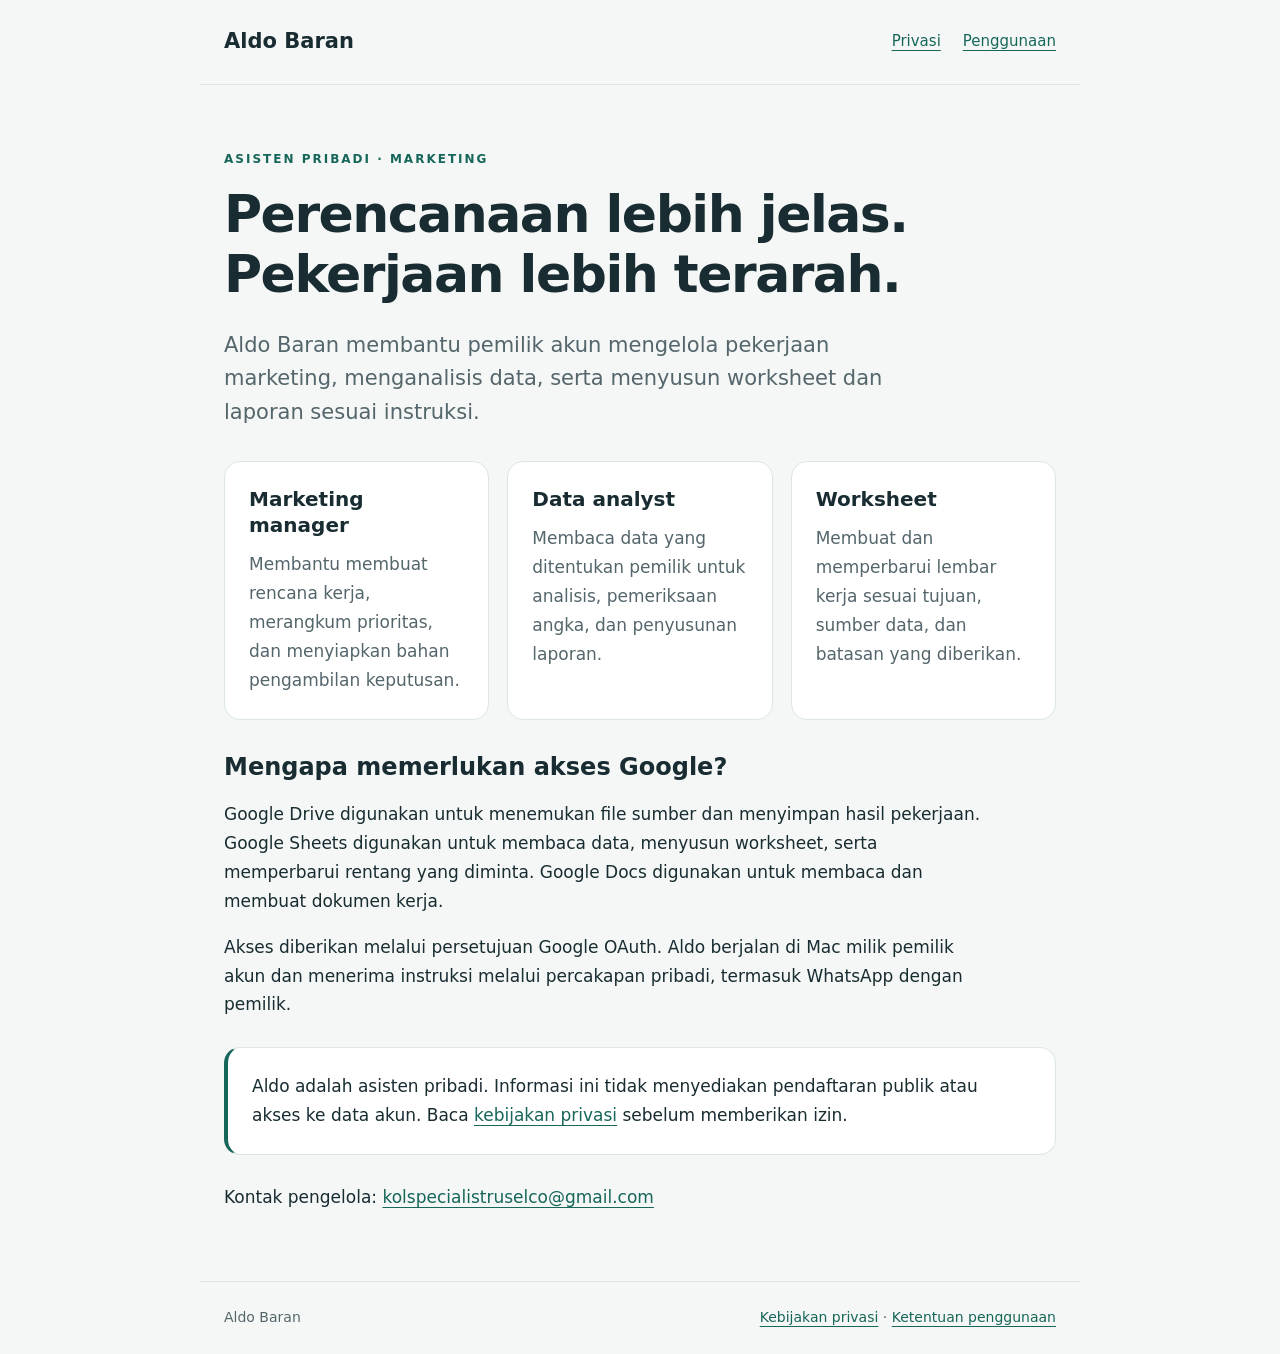
<file: index.html>
<!doctype html>
<html lang="id"><head><meta charset="utf-8"><meta name="viewport" content="width=device-width,initial-scale=1"><meta name="description" content="Aldo Baran, asisten pribadi untuk perencanaan marketing, analisis data, dan penyusunan worksheet."><title>Aldo Baran — Asisten Marketing Pribadi</title><link rel="stylesheet" href="style.css"></head>
<body><header><a href="index.html">Aldo Baran</a><nav aria-label="Navigasi utama"><a href="privacy.html">Privasi</a><a href="terms.html">Penggunaan</a></nav></header>
<main><p class="eyebrow">Asisten pribadi · Marketing</p><h1>Perencanaan lebih jelas.<br>Pekerjaan lebih terarah.</h1><p class="intro">Aldo Baran membantu pemilik akun mengelola pekerjaan marketing, menganalisis data, serta menyusun worksheet dan laporan sesuai instruksi.</p>
<div class="cards"><section class="card"><h2>Marketing manager</h2><p>Membantu membuat rencana kerja, merangkum prioritas, dan menyiapkan bahan pengambilan keputusan.</p></section><section class="card"><h2>Data analyst</h2><p>Membaca data yang ditentukan pemilik untuk analisis, pemeriksaan angka, dan penyusunan laporan.</p></section><section class="card"><h2>Worksheet</h2><p>Membuat dan memperbarui lembar kerja sesuai tujuan, sumber data, dan batasan yang diberikan.</p></section></div>
<section class="body-copy"><h2>Mengapa memerlukan akses Google?</h2><p>Google Drive digunakan untuk menemukan file sumber dan menyimpan hasil pekerjaan. Google Sheets digunakan untuk membaca data, menyusun worksheet, serta memperbarui rentang yang diminta. Google Docs digunakan untuk membaca dan membuat dokumen kerja.</p><p>Akses diberikan melalui persetujuan Google OAuth. Aldo berjalan di Mac milik pemilik akun dan menerima instruksi melalui percakapan pribadi, termasuk WhatsApp dengan pemilik.</p></section>
<div class="notice"><p>Aldo adalah asisten pribadi. Informasi ini tidak menyediakan pendaftaran publik atau akses ke data akun. Baca <a href="privacy.html">kebijakan privasi</a> sebelum memberikan izin.</p></div><p>Kontak pengelola: <a href="mailto:kolspecialistruselco@gmail.com">kolspecialistruselco@gmail.com</a></p></main>
<footer><span>Aldo Baran</span><span><a href="privacy.html">Kebijakan privasi</a> · <a href="terms.html">Ketentuan penggunaan</a></span></footer></body></html>
</file>
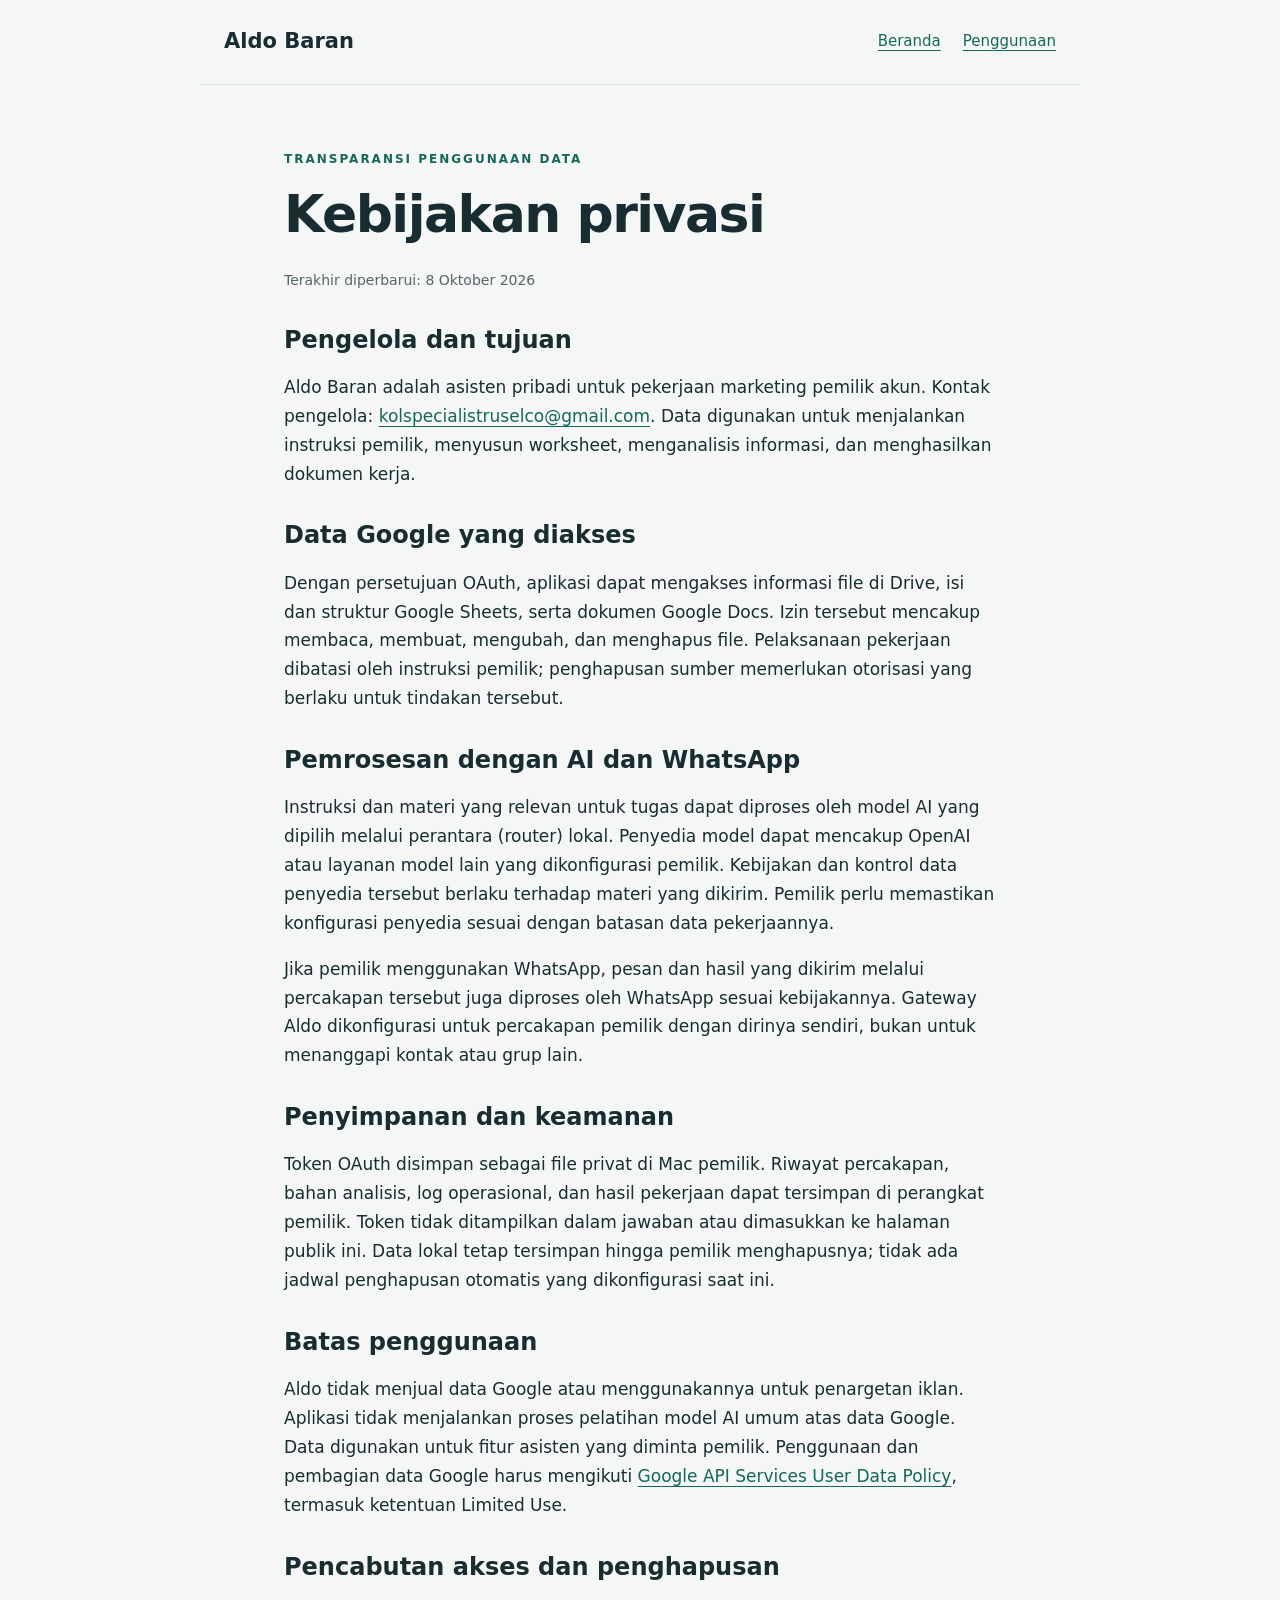
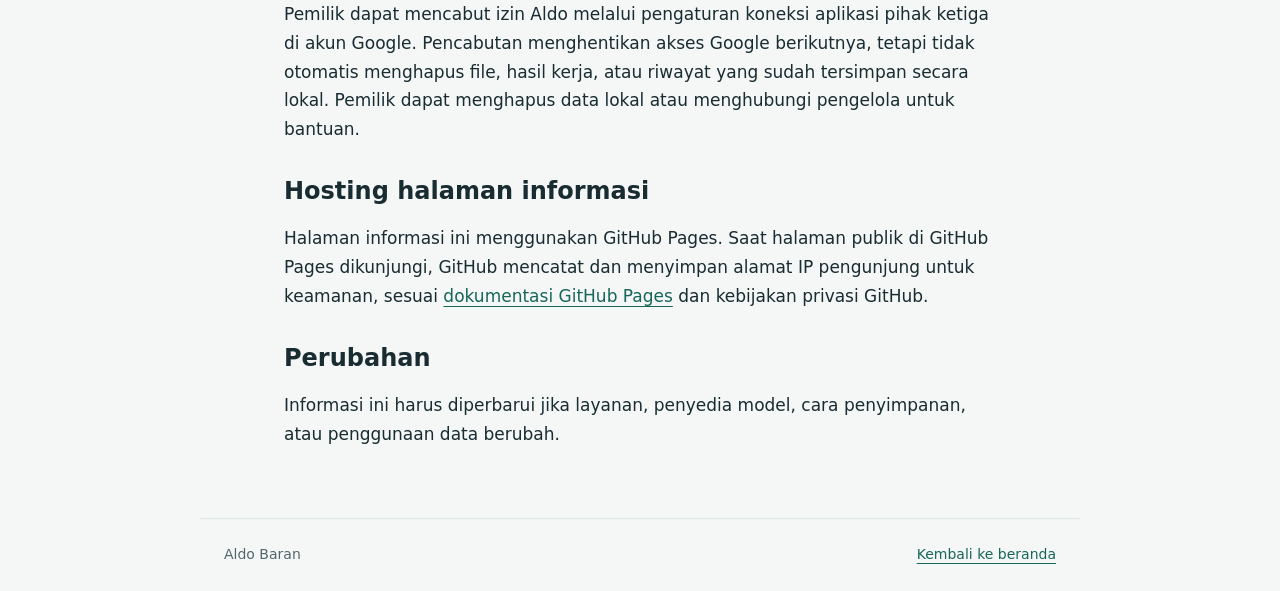
<file: privacy.html>
<!doctype html>
<html lang="id"><head><meta charset="utf-8"><meta name="viewport" content="width=device-width,initial-scale=1"><title>Kebijakan Privasi — Aldo Baran</title><link rel="stylesheet" href="style.css"></head><body>
<header><a href="index.html">Aldo Baran</a><nav aria-label="Navigasi utama"><a href="index.html">Beranda</a><a href="terms.html">Penggunaan</a></nav></header><main class="body-copy"><p class="eyebrow">Transparansi penggunaan data</p><h1>Kebijakan privasi</h1><p class="subtle">Terakhir diperbarui: 8 Oktober 2026</p>
<h2>Pengelola dan tujuan</h2><p>Aldo Baran adalah asisten pribadi untuk pekerjaan marketing pemilik akun. Kontak pengelola: <a href="mailto:kolspecialistruselco@gmail.com">kolspecialistruselco@gmail.com</a>. Data digunakan untuk menjalankan instruksi pemilik, menyusun worksheet, menganalisis informasi, dan menghasilkan dokumen kerja.</p>
<h2>Data Google yang diakses</h2><p>Dengan persetujuan OAuth, aplikasi dapat mengakses informasi file di Drive, isi dan struktur Google Sheets, serta dokumen Google Docs. Izin tersebut mencakup membaca, membuat, mengubah, dan menghapus file. Pelaksanaan pekerjaan dibatasi oleh instruksi pemilik; penghapusan sumber memerlukan otorisasi yang berlaku untuk tindakan tersebut.</p>
<h2>Pemrosesan dengan AI dan WhatsApp</h2><p>Instruksi dan materi yang relevan untuk tugas dapat diproses oleh model AI yang dipilih melalui perantara (router) lokal. Penyedia model dapat mencakup OpenAI atau layanan model lain yang dikonfigurasi pemilik. Kebijakan dan kontrol data penyedia tersebut berlaku terhadap materi yang dikirim. Pemilik perlu memastikan konfigurasi penyedia sesuai dengan batasan data pekerjaannya.</p><p>Jika pemilik menggunakan WhatsApp, pesan dan hasil yang dikirim melalui percakapan tersebut juga diproses oleh WhatsApp sesuai kebijakannya. Gateway Aldo dikonfigurasi untuk percakapan pemilik dengan dirinya sendiri, bukan untuk menanggapi kontak atau grup lain.</p>
<h2>Penyimpanan dan keamanan</h2><p>Token OAuth disimpan sebagai file privat di Mac pemilik. Riwayat percakapan, bahan analisis, log operasional, dan hasil pekerjaan dapat tersimpan di perangkat pemilik. Token tidak ditampilkan dalam jawaban atau dimasukkan ke halaman publik ini. Data lokal tetap tersimpan hingga pemilik menghapusnya; tidak ada jadwal penghapusan otomatis yang dikonfigurasi saat ini.</p>
<h2>Batas penggunaan</h2><p>Aldo tidak menjual data Google atau menggunakannya untuk penargetan iklan. Aplikasi tidak menjalankan proses pelatihan model AI umum atas data Google. Data digunakan untuk fitur asisten yang diminta pemilik. Penggunaan dan pembagian data Google harus mengikuti <a href="https://developers.google.com/terms/api-services-user-data-policy">Google API Services User Data Policy</a>, termasuk ketentuan Limited Use.</p>
<h2>Pencabutan akses dan penghapusan</h2><p>Pemilik dapat mencabut izin Aldo melalui pengaturan koneksi aplikasi pihak ketiga di akun Google. Pencabutan menghentikan akses Google berikutnya, tetapi tidak otomatis menghapus file, hasil kerja, atau riwayat yang sudah tersimpan secara lokal. Pemilik dapat menghapus data lokal atau menghubungi pengelola untuk bantuan.</p>
<h2>Hosting halaman informasi</h2><p>Halaman informasi ini menggunakan GitHub Pages. Saat halaman publik di GitHub Pages dikunjungi, GitHub mencatat dan menyimpan alamat IP pengunjung untuk keamanan, sesuai <a href="https://docs.github.com/en/pages/getting-started-with-github-pages/what-is-github-pages">dokumentasi GitHub Pages</a> dan kebijakan privasi GitHub.</p><h2>Perubahan</h2><p>Informasi ini harus diperbarui jika layanan, penyedia model, cara penyimpanan, atau penggunaan data berubah.</p></main><footer><span>Aldo Baran</span><a href="index.html">Kembali ke beranda</a></footer></body></html>
</file>
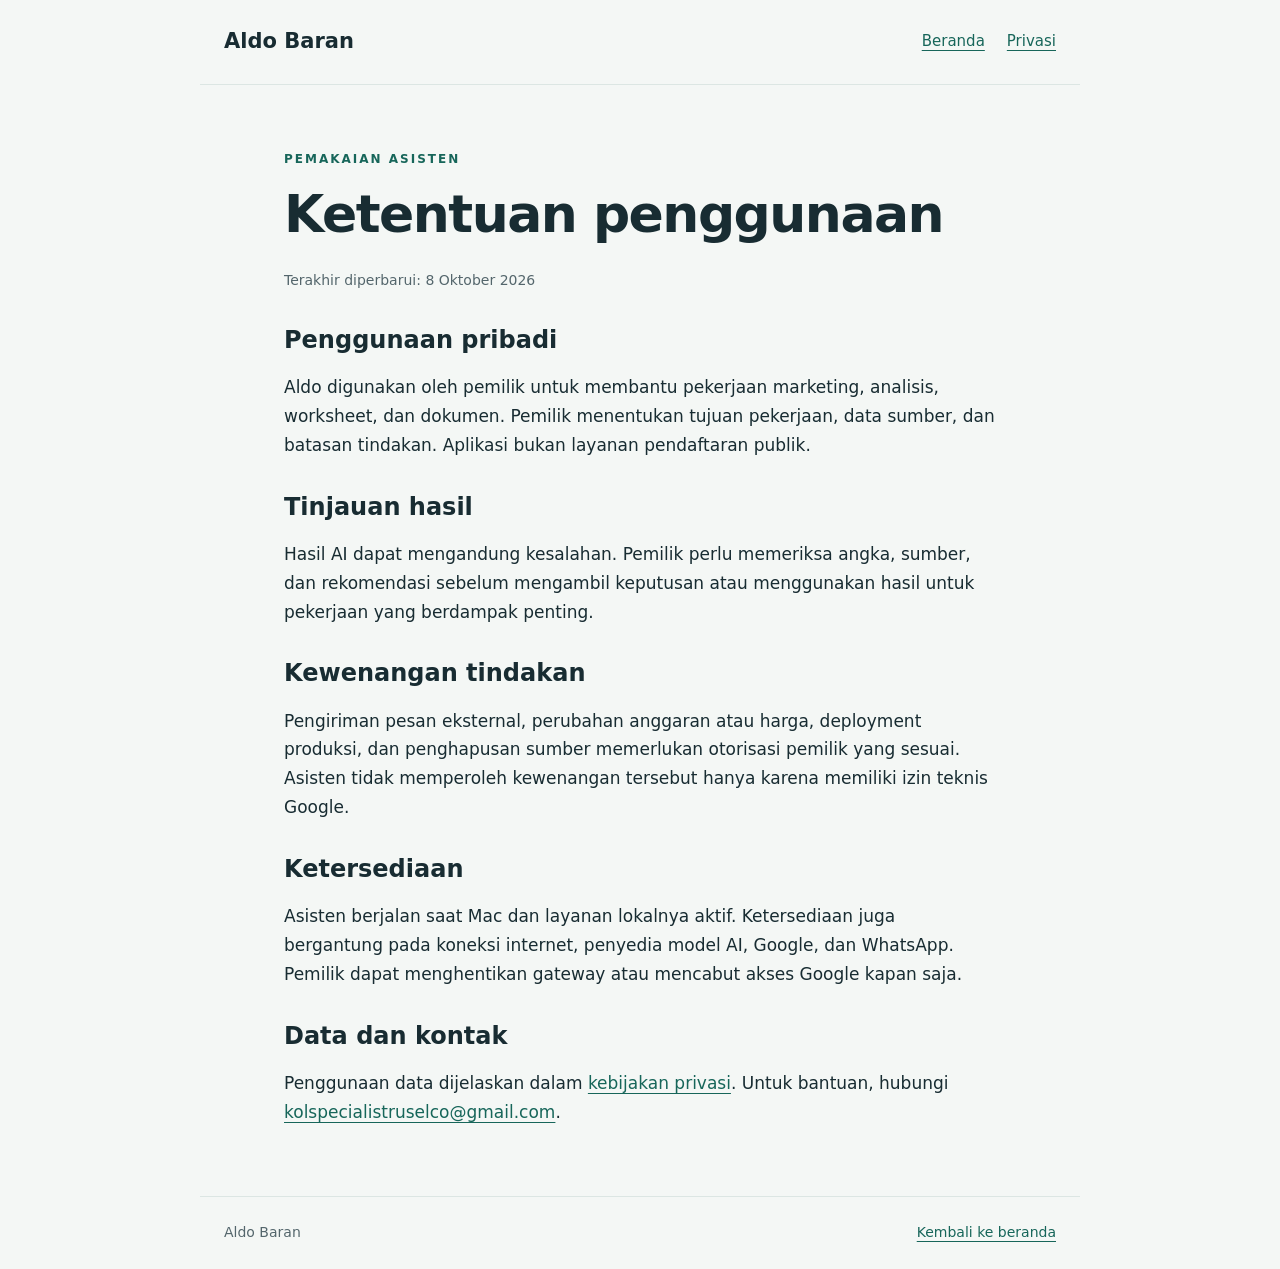
<file: terms.html>
<!doctype html>
<html lang="id"><head><meta charset="utf-8"><meta name="viewport" content="width=device-width,initial-scale=1"><title>Ketentuan Penggunaan — Aldo Baran</title><link rel="stylesheet" href="style.css"></head><body>
<header><a href="index.html">Aldo Baran</a><nav aria-label="Navigasi utama"><a href="index.html">Beranda</a><a href="privacy.html">Privasi</a></nav></header><main class="body-copy"><p class="eyebrow">Pemakaian asisten</p><h1>Ketentuan penggunaan</h1><p class="subtle">Terakhir diperbarui: 8 Oktober 2026</p><h2>Penggunaan pribadi</h2><p>Aldo digunakan oleh pemilik untuk membantu pekerjaan marketing, analisis, worksheet, dan dokumen. Pemilik menentukan tujuan pekerjaan, data sumber, dan batasan tindakan. Aplikasi bukan layanan pendaftaran publik.</p><h2>Tinjauan hasil</h2><p>Hasil AI dapat mengandung kesalahan. Pemilik perlu memeriksa angka, sumber, dan rekomendasi sebelum mengambil keputusan atau menggunakan hasil untuk pekerjaan yang berdampak penting.</p><h2>Kewenangan tindakan</h2><p>Pengiriman pesan eksternal, perubahan anggaran atau harga, deployment produksi, dan penghapusan sumber memerlukan otorisasi pemilik yang sesuai. Asisten tidak memperoleh kewenangan tersebut hanya karena memiliki izin teknis Google.</p><h2>Ketersediaan</h2><p>Asisten berjalan saat Mac dan layanan lokalnya aktif. Ketersediaan juga bergantung pada koneksi internet, penyedia model AI, Google, dan WhatsApp. Pemilik dapat menghentikan gateway atau mencabut akses Google kapan saja.</p><h2>Data dan kontak</h2><p>Penggunaan data dijelaskan dalam <a href="privacy.html">kebijakan privasi</a>. Untuk bantuan, hubungi <a href="mailto:kolspecialistruselco@gmail.com">kolspecialistruselco@gmail.com</a>.</p></main><footer><span>Aldo Baran</span><a href="index.html">Kembali ke beranda</a></footer></body></html>
</file>
<file: style.css>
:root{color-scheme:light;--ink:#182c32;--muted:#54666c;--accent:#17665a;--line:#dce6e3;--paper:#fff;--bg:#f4f7f5}
*{box-sizing:border-box}body{margin:0;background:var(--bg);color:var(--ink);font:17px/1.7 system-ui,-apple-system,BlinkMacSystemFont,"Segoe UI",sans-serif}a{color:var(--accent);text-underline-offset:4px}header,main,footer{max-width:880px;margin:auto;padding:24px}header{display:flex;align-items:center;justify-content:space-between;gap:20px;border-bottom:1px solid var(--line)}header>a{font-size:21px;font-weight:700;text-decoration:none;color:var(--ink)}nav{display:flex;gap:22px;flex-wrap:wrap}nav a{font-size:15px}main{padding-top:52px;padding-bottom:52px}h1{font-size:clamp(34px,6vw,52px);letter-spacing:-1.5px;line-height:1.15;margin:16px 0 24px}h2{font-size:24px;line-height:1.3;margin:32px 0 12px}.eyebrow{text-transform:uppercase;letter-spacing:2px;font-size:12px;font-weight:700;color:var(--accent)}.intro{font-size:21px;line-height:1.6;color:var(--muted);max-width:680px}.cards{display:grid;grid-template-columns:repeat(3,1fr);gap:18px;margin:32px 0}.card,.notice{background:var(--paper);border:1px solid var(--line);border-radius:16px;padding:24px}.card h2{font-size:20px;margin:0 0 12px}.card p{margin:0;color:var(--muted)}.notice{border-left:4px solid var(--accent);margin:28px 0}.notice p{margin:0}.body-copy{max-width:760px}.body-copy li{margin-bottom:10px}.subtle,footer{color:var(--muted);font-size:14px}footer{border-top:1px solid var(--line);display:flex;justify-content:space-between;gap:20px;flex-wrap:wrap}@media(max-width:650px){header{align-items:flex-start;flex-direction:column}.cards{grid-template-columns:1fr}main{padding-top:32px}}
</file>
